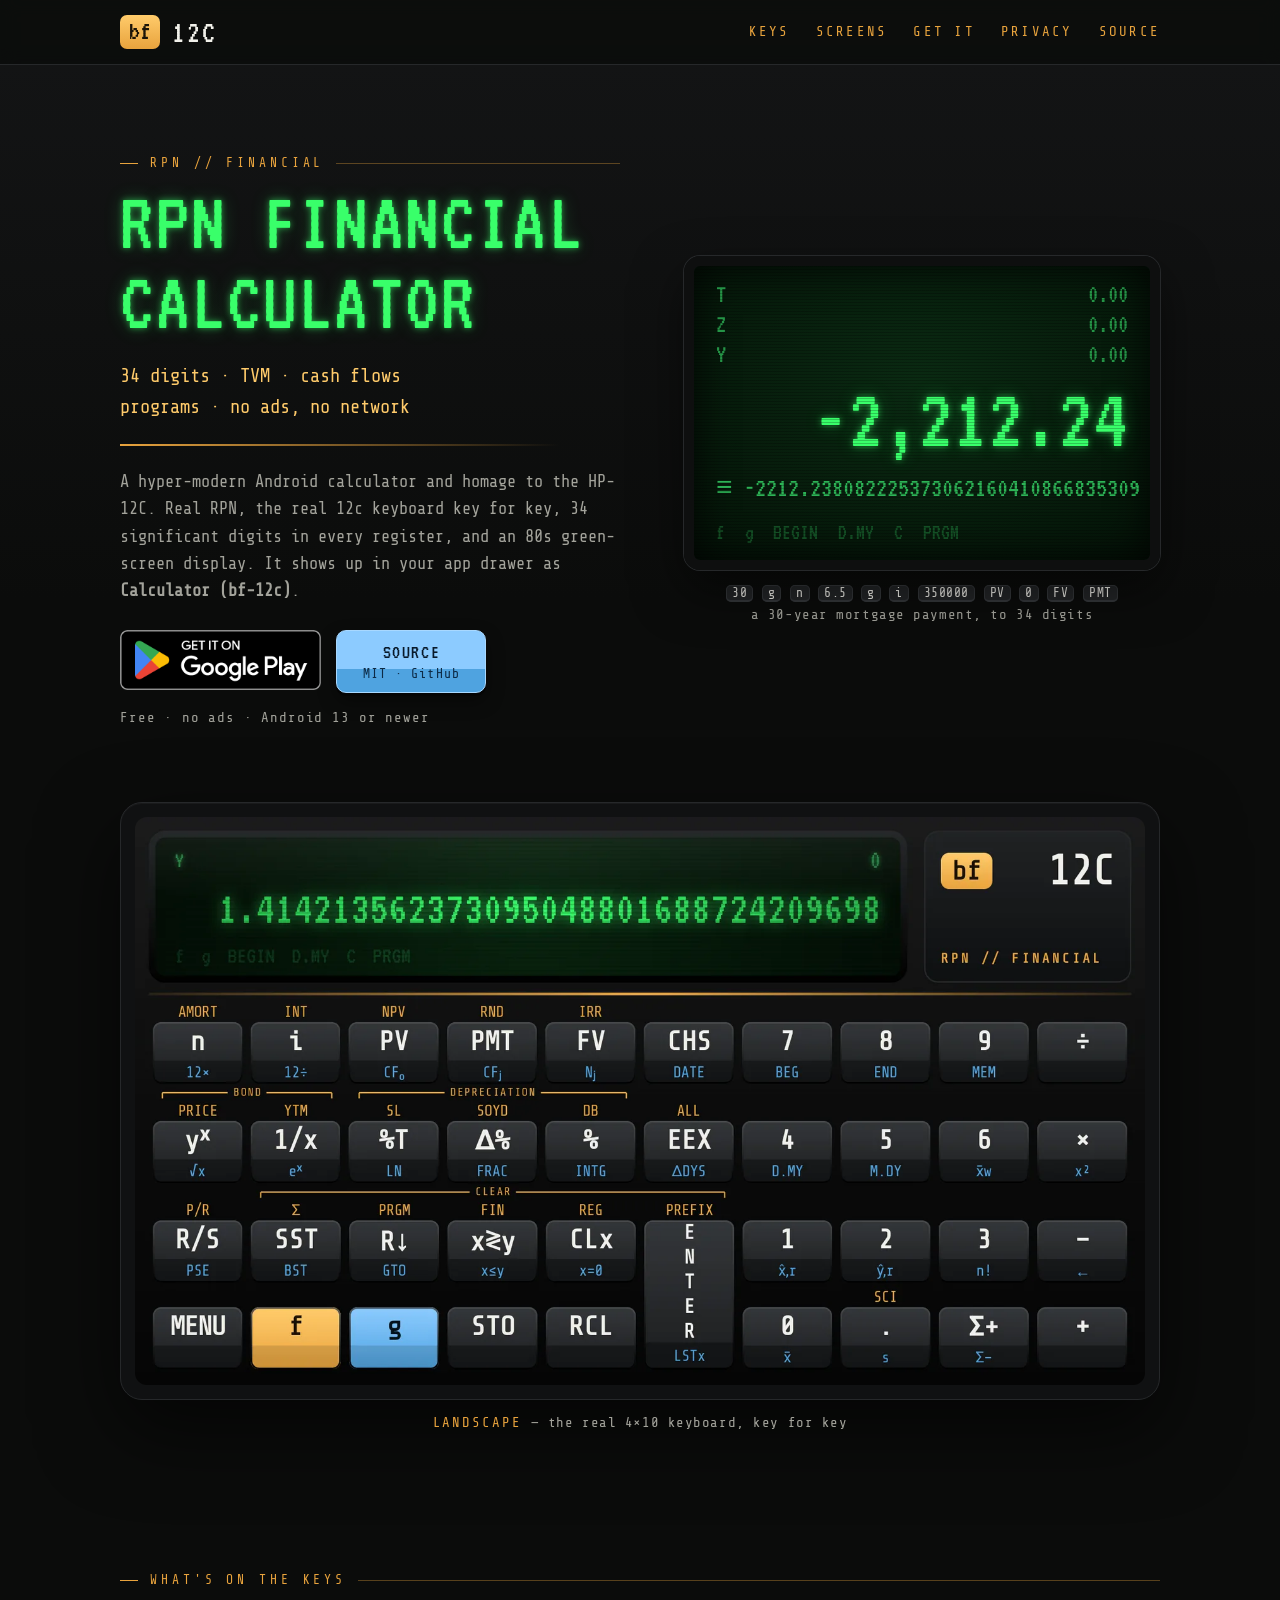
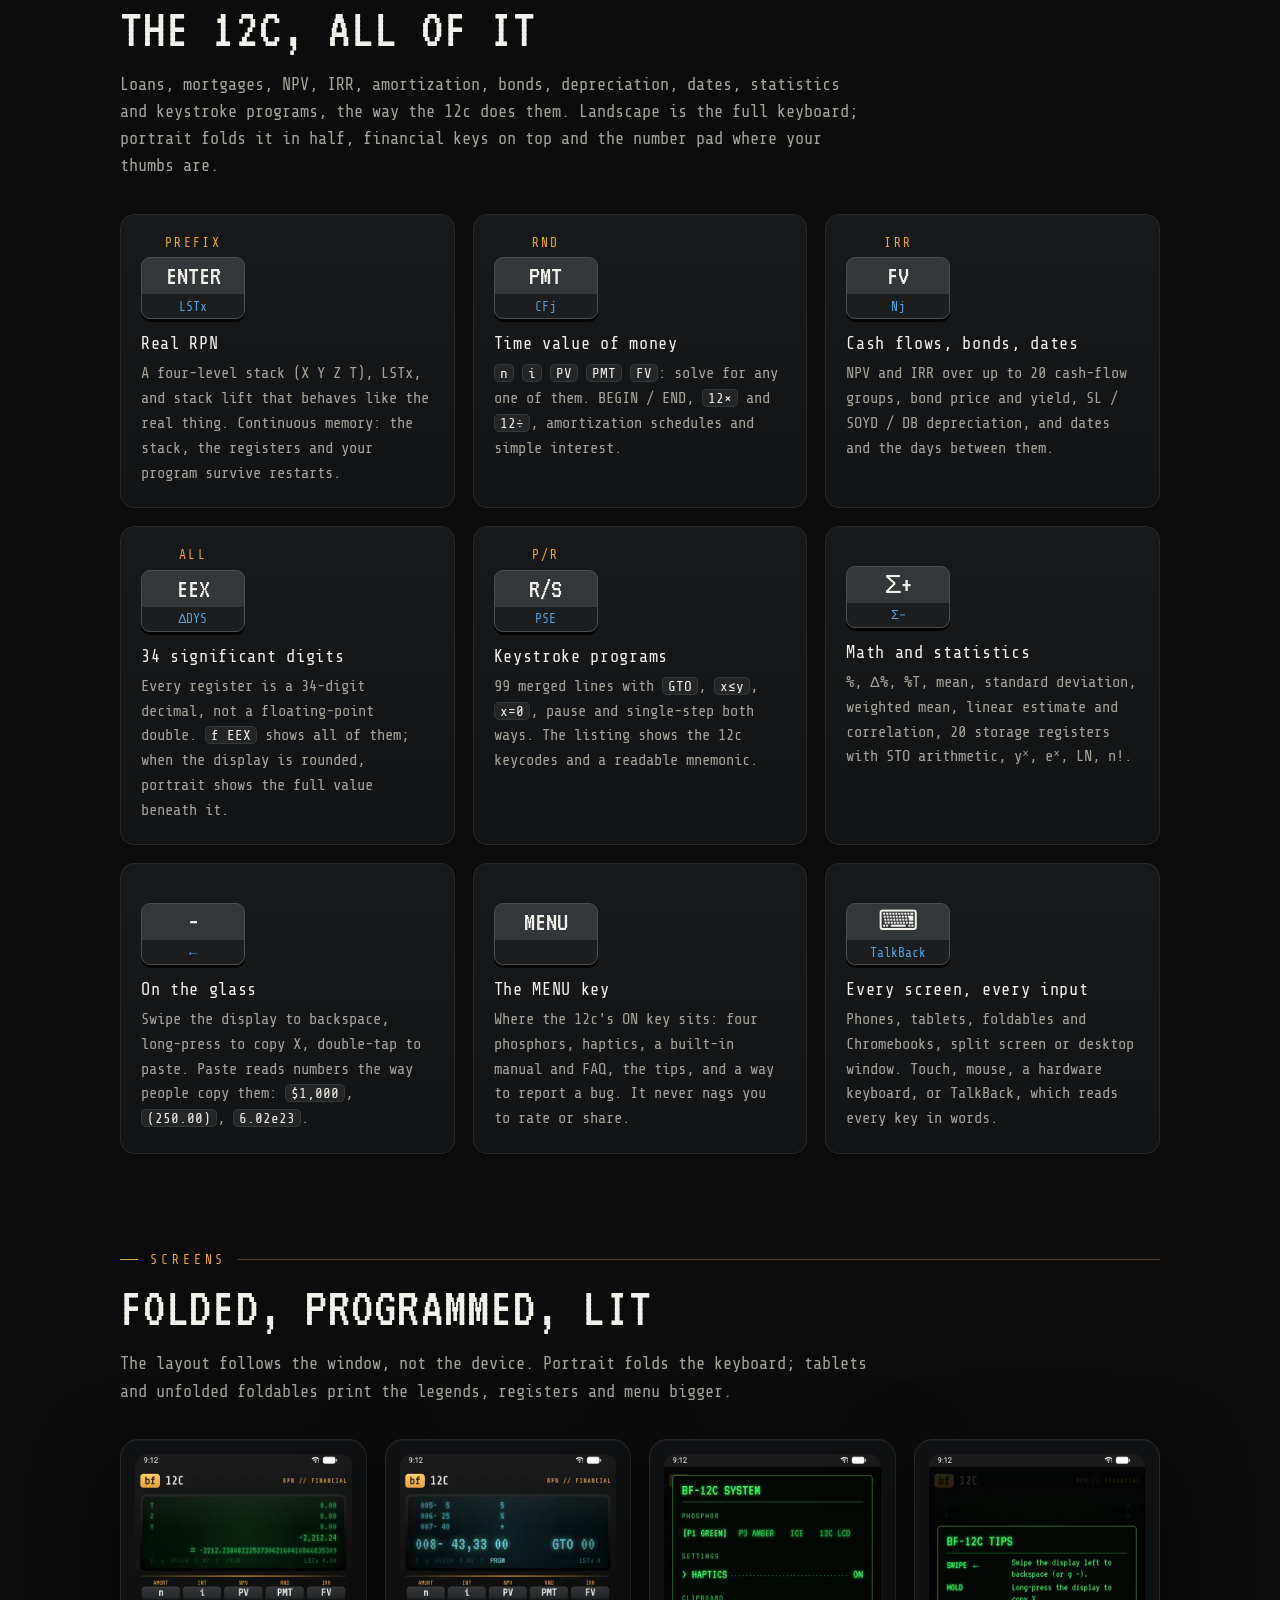
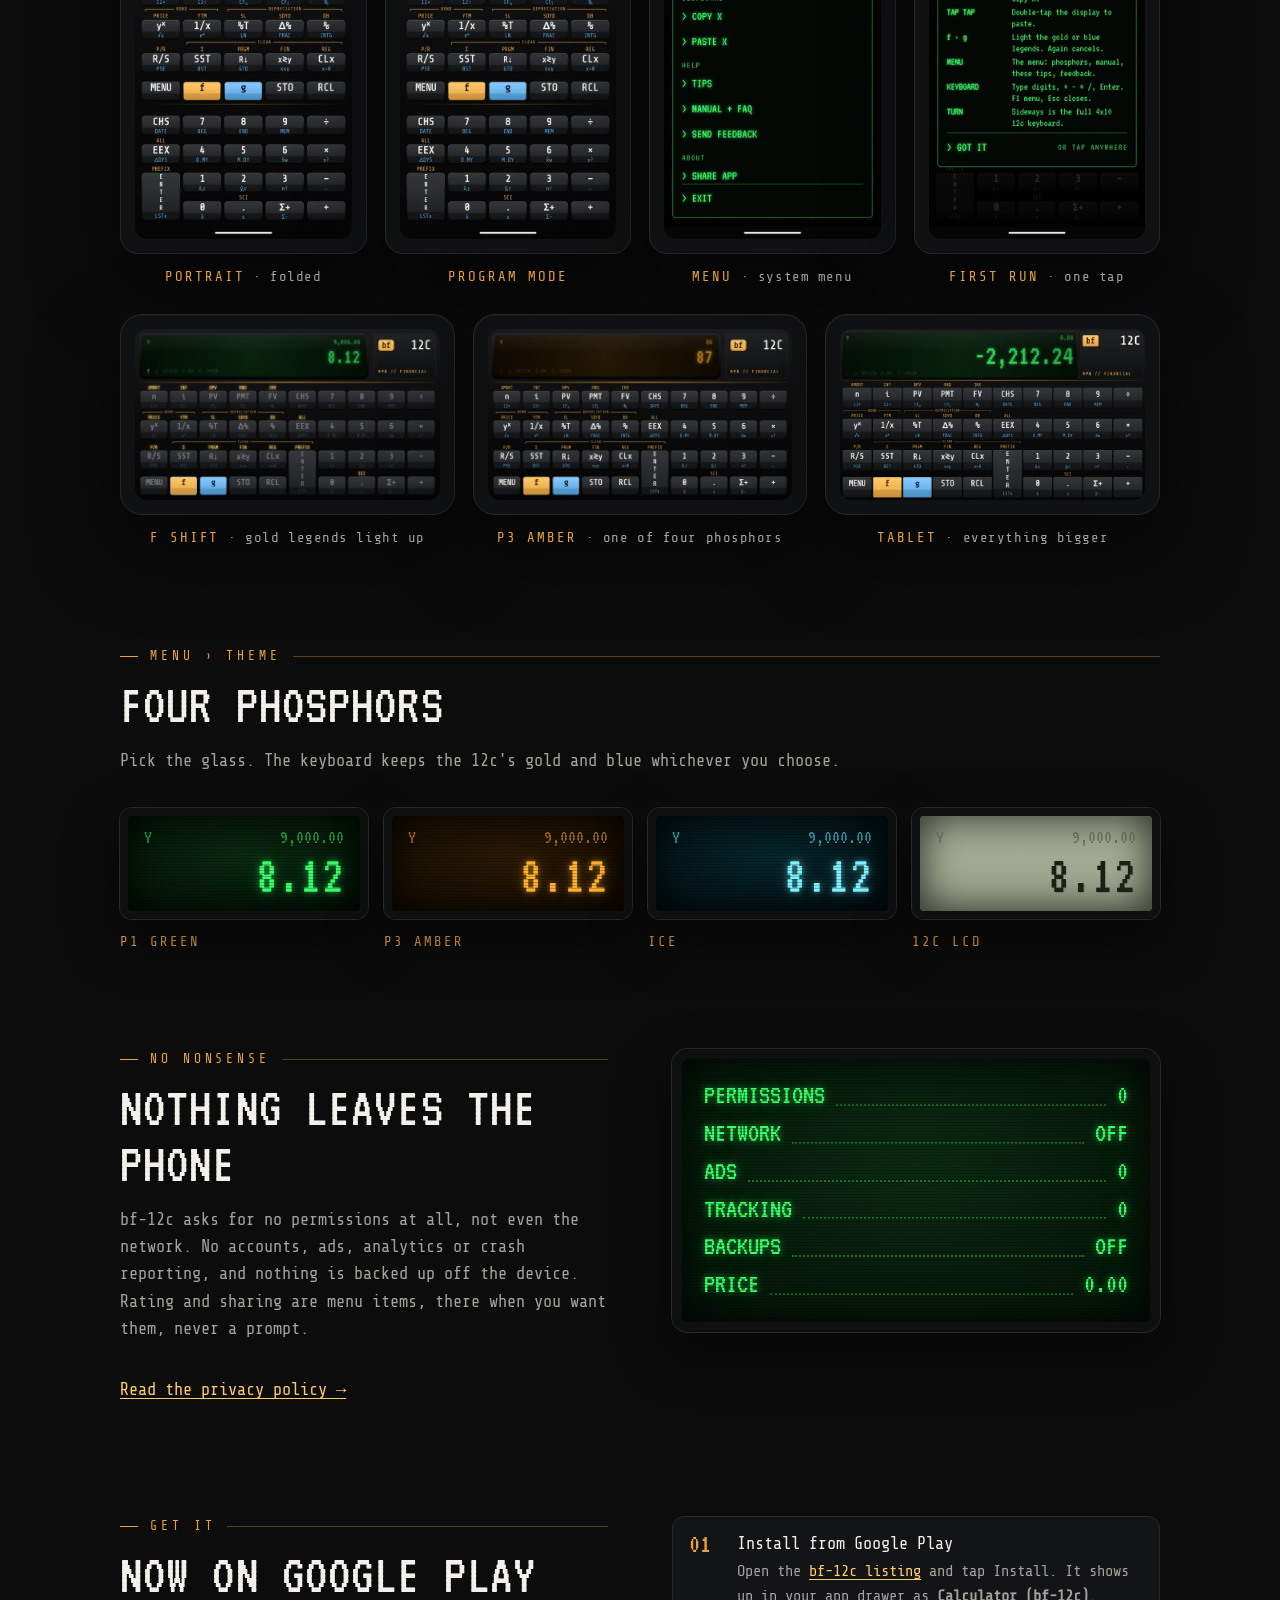
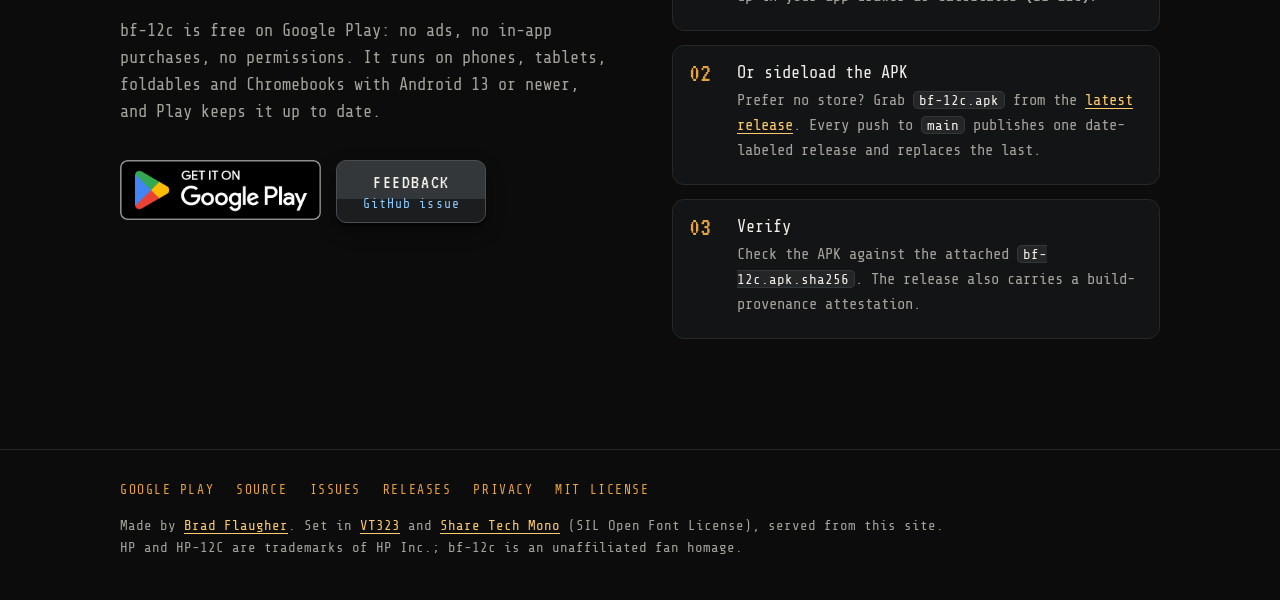
<file: site/index.html>
<!DOCTYPE html>
<html lang="en">
<head>
  <meta charset="utf-8">
  <meta name="viewport" content="width=device-width, initial-scale=1, viewport-fit=cover">
  <title>bf-12c — an RPN financial calculator for Android</title>
  <meta name="description" content="bf-12c is an RPN financial calculator for Android and a homage to the HP-12C: the real 12c keyboard, 34 significant digits and a green-screen display. Free, no ads, no network, no permissions.">
  <meta name="theme-color" content="#0b0c0b">
  <meta name="color-scheme" content="dark">
  <link rel="canonical" href="https://bradflaugher.github.io/bf-12c/">
  <meta property="og:type" content="website">
  <meta property="og:title" content="bf-12c — RPN financial calculator">
  <meta property="og:description" content="The real 12c keyboard, 34 significant digits and a green-screen display. No ads, no network, no permissions.">
  <meta property="og:url" content="https://bradflaugher.github.io/bf-12c/">
  <meta property="og:image" content="https://bradflaugher.github.io/bf-12c/img/og.png">
  <meta property="og:image:width" content="1024">
  <meta property="og:image:height" content="500">
  <meta name="twitter:card" content="summary_large_image">
  <link rel="icon" href="favicon.ico" sizes="any">
  <link rel="icon" type="image/png" sizes="192x192" href="img/icon-192.png">
  <link rel="apple-touch-icon" href="apple-touch-icon.png">
  <link rel="preload" href="fonts/vt323.woff2" as="font" type="font/woff2" crossorigin>
  <link rel="stylesheet" href="style.css?v=8e25b05ecf">
</head>
<body>
  <a class="skip" href="#main">Skip to content</a>

  <header class="top">
    <div class="wrap">
      <a class="brand" href="./" aria-label="bf-12c home"><span class="bf">bf</span><span class="model">12C</span></a>
      <nav aria-label="Site">
        <a class="opt" href="#keys">Keys</a>
        <a class="opt" href="#screens">Screens</a>
        <a href="#get">Get it</a>
        <a href="privacy/">Privacy</a>
        <a href="https://github.com/bradflaugher/bf-12c">Source</a>
      </nav>
    </div>
  </header>

  <main id="main">
    <div class="hero">
      <div class="wrap grid">
        <div>
          <p class="eyebrow">RPN // Financial</p>
          <h1 class="glow">RPN financial calculator</h1>
          <p class="sub">34 digits · TVM · cash flows<br>programs · no ads, no network</p>
          <hr class="rule">
          <p class="lede">A hyper-modern Android calculator and homage to the HP-12C. Real RPN, the real 12c keyboard key for key, 34 significant digits in every register, and an 80s green-screen display. It shows up in your app drawer as <strong>Calculator (bf-12c)</strong>.</p>
          <div class="keys">
            <a class="play" href="https://play.google.com/store/apps/details?id=com.bradflaugher.bf12c"><img src="img/google-play-badge.png" width="564" height="168" alt="Get it on Google Play"></a>
            <a class="key g" href="https://github.com/bradflaugher/bf-12c">SOURCE<small>MIT · GitHub</small></a>
          </div>
          <p class="fine">Free · no ads · Android 13 or newer</p>
        </div>

        <figure>
          <div class="crt" role="img" aria-label="The bf-12c display after a 30-year mortgage payment: X is minus 2,212.24, with all 34 digits shown beneath it">
            <div class="reg"><span>T</span><span>0.00</span></div>
            <div class="reg"><span>Z</span><span>0.00</span></div>
            <div class="reg"><span>Y</span><span>0.00</span></div>
            <div class="x glow">-2,212.24</div>
            <div class="full">≡ -2212.238082225373062160410866835309</div>
            <div class="ann" aria-hidden="true"><span>f</span><span>g</span><span>BEGIN</span><span>D.MY</span><span>C</span><span>PRGM</span></div>
          </div>
          <figcaption><kbd>30</kbd> <kbd>g</kbd> <kbd>n</kbd> <kbd>6.5</kbd> <kbd>g</kbd> <kbd>i</kbd> <kbd>350000</kbd> <kbd>PV</kbd> <kbd>0</kbd> <kbd>FV</kbd> <kbd>PMT</kbd><br>a 30-year mortgage payment, to 34 digits</figcaption>
        </figure>
      </div>

      <div class="wrap">
        <figure class="showcase" style="margin-top: clamp(40px, 6vw, 72px)">
          <div class="device"><img src="img/landscape.webp" width="1600" height="900" alt="bf-12c in landscape: the green-screen display showing the square root of 2 to 34 digits above the full 4 by 10 keyboard, gold f legends above the keys and blue g legends below"></div>
          <figcaption><b>Landscape</b> — the real 4×10 keyboard, key for key</figcaption>
        </figure>
      </div>
    </div>

    <section id="keys">
      <div class="wrap">
        <p class="eyebrow">What's on the keys</p>
        <h2>The 12c, all of it</h2>
        <p class="intro">Loans, mortgages, NPV, IRR, amortization, bonds, depreciation, dates, statistics and keystroke programs, the way the 12c does them. Landscape is the full keyboard; portrait folds it in half, financial keys on top and the number pad where your thumbs are.</p>

        <div class="features">
          <article class="feature">
            <div class="legend" aria-hidden="true">PREFIX</div>
            <div class="cap" aria-hidden="true"><span>ENTER</span><i>LSTx</i></div>
            <h3>Real RPN</h3>
            <p>A four-level stack (X Y Z T), LSTx, and stack lift that behaves like the real thing. Continuous memory: the stack, the registers and your program survive restarts.</p>
          </article>
          <article class="feature">
            <div class="legend" aria-hidden="true">RND</div>
            <div class="cap" aria-hidden="true"><span>PMT</span><i>CFj</i></div>
            <h3>Time value of money</h3>
            <p><code>n</code> <code>i</code> <code>PV</code> <code>PMT</code> <code>FV</code>: solve for any one of them. BEGIN / END, <code>12×</code> and <code>12÷</code>, amortization schedules and simple interest.</p>
          </article>
          <article class="feature">
            <div class="legend" aria-hidden="true">IRR</div>
            <div class="cap" aria-hidden="true"><span>FV</span><i>Nj</i></div>
            <h3>Cash flows, bonds, dates</h3>
            <p>NPV and IRR over up to 20 cash-flow groups, bond price and yield, SL / SOYD / DB depreciation, and dates and the days between them.</p>
          </article>
          <article class="feature">
            <div class="legend" aria-hidden="true">ALL</div>
            <div class="cap" aria-hidden="true"><span>EEX</span><i>ΔDYS</i></div>
            <h3>34 significant digits</h3>
            <p>Every register is a 34-digit decimal, not a floating-point double. <code>f EEX</code> shows all of them; when the display is rounded, portrait shows the full value beneath it.</p>
          </article>
          <article class="feature">
            <div class="legend" aria-hidden="true">P/R</div>
            <div class="cap" aria-hidden="true"><span>R/S</span><i>PSE</i></div>
            <h3>Keystroke programs</h3>
            <p>99 merged lines with <code>GTO</code>, <code>x≤y</code>, <code>x=0</code>, pause and single-step both ways. The listing shows the 12c keycodes and a readable mnemonic.</p>
          </article>
          <article class="feature">
            <div class="legend" aria-hidden="true"></div>
            <div class="cap" aria-hidden="true"><span>Σ+</span><i>Σ−</i></div>
            <h3>Math and statistics</h3>
            <p>%, Δ%, %T, mean, standard deviation, weighted mean, linear estimate and correlation, 20 storage registers with STO arithmetic, yˣ, eˣ, LN, n!.</p>
          </article>
          <article class="feature">
            <div class="legend" aria-hidden="true"></div>
            <div class="cap" aria-hidden="true"><span>−</span><i>←</i></div>
            <h3>On the glass</h3>
            <p>Swipe the display to backspace, long-press to copy X, double-tap to paste. Paste reads numbers the way people copy them: <code>$1,000</code>, <code>(250.00)</code>, <code>6.02e23</code>.</p>
          </article>
          <article class="feature">
            <div class="legend" aria-hidden="true"></div>
            <div class="cap" aria-hidden="true"><span>MENU</span><i></i></div>
            <h3>The MENU key</h3>
            <p>Where the 12c's ON key sits: four phosphors, haptics, a built-in manual and FAQ, the tips, and a way to report a bug. It never nags you to rate or share.</p>
          </article>
          <article class="feature">
            <div class="legend" aria-hidden="true"></div>
            <div class="cap" aria-hidden="true"><span>⌨</span><i>TalkBack</i></div>
            <h3>Every screen, every input</h3>
            <p>Phones, tablets, foldables and Chromebooks, split screen or desktop window. Touch, mouse, a hardware keyboard, or TalkBack, which reads every key in words.</p>
          </article>
        </div>
      </div>
    </section>

    <section id="screens">
      <div class="wrap">
        <p class="eyebrow">Screens</p>
        <h2>Folded, programmed, lit</h2>
        <p class="intro">The layout follows the window, not the device. Portrait folds the keyboard; tablets and unfolded foldables print the legends, registers and menu bigger.</p>
        <div class="tall">
          <figure><div class="device"><img src="img/portrait.webp" width="540" height="960" loading="lazy" alt="Portrait layout: the stack above, financial keys on top and the number pad at the bottom"></div><figcaption><b>Portrait</b> · folded</figcaption></figure>
          <figure><div class="device"><img src="img/program.webp" width="540" height="960" loading="lazy" alt="Program mode listing keycodes beside readable mnemonics"></div><figcaption><b>Program mode</b></figcaption></figure>
          <figure><div class="device"><img src="img/menu.webp" width="540" height="960" loading="lazy" alt="The green-screen system menu with phosphor themes, haptics, manual and links"></div><figcaption><b>MENU</b> · system menu</figcaption></figure>
          <figure><div class="device"><img src="img/tips.webp" width="540" height="960" loading="lazy" alt="First-run tips: one screen, dismissed with a tap"></div><figcaption><b>First run</b> · one tap</figcaption></figure>
        </div>
        <div class="wide">
          <figure><div class="device"><img src="img/f-shift.webp" width="1280" height="720" loading="lazy" alt="Landscape with the f shift active: gold legends light up"></div><figcaption><b>f shift</b> · gold legends light up</figcaption></figure>
          <figure><div class="device"><img src="img/amber.webp" width="1280" height="720" loading="lazy" alt="Landscape in the P3 amber phosphor"></div><figcaption><b>P3 amber</b> · one of four phosphors</figcaption></figure>
          <figure><div class="device"><img src="img/tablet.webp" width="1600" height="900" loading="lazy" alt="A 10-inch tablet in landscape with bigger legends, registers and menu"></div><figcaption><b>Tablet</b> · everything bigger</figcaption></figure>
        </div>
      </div>
    </section>

    <section id="phosphors">
      <div class="wrap">
        <p class="eyebrow">MENU › Theme</p>
        <h2>Four phosphors</h2>
        <p class="intro">Pick the glass. The keyboard keeps the 12c's gold and blue whichever you choose.</p>
        <div class="phosphors">
          <figure class="phosphor"><div class="crt" aria-hidden="true"><div class="reg"><span>Y</span><span>9,000.00</span></div><div class="x glow">8.12</div></div><figcaption><b>P1 green</b></figcaption></figure>
          <figure class="phosphor amber"><div class="crt" aria-hidden="true"><div class="reg"><span>Y</span><span>9,000.00</span></div><div class="x glow">8.12</div></div><figcaption><b>P3 amber</b></figcaption></figure>
          <figure class="phosphor ice"><div class="crt" aria-hidden="true"><div class="reg"><span>Y</span><span>9,000.00</span></div><div class="x glow">8.12</div></div><figcaption><b>Ice</b></figcaption></figure>
          <figure class="phosphor lcd"><div class="crt" aria-hidden="true"><div class="reg"><span>Y</span><span>9,000.00</span></div><div class="x glow">8.12</div></div><figcaption><b>12C LCD</b></figcaption></figure>
        </div>
      </div>
    </section>

    <section id="nonsense">
      <div class="wrap split">
        <div>
          <p class="eyebrow">No nonsense</p>
          <h2>Nothing leaves the phone</h2>
          <p class="intro">bf-12c asks for no permissions at all, not even the network. No accounts, ads, analytics or crash reporting, and nothing is backed up off the device. Rating and sharing are menu items, there when you want them, never a prompt.</p>
          <p><a href="privacy/">Read the privacy policy →</a></p>
        </div>
        <div class="crt readout glow" role="img" aria-label="Permissions: none. Network: none. Ads: none. Tracking: none. Backups: none. Price: free.">
          <ul aria-hidden="true">
            <li><span>PERMISSIONS</span><span class="ok">0</span></li>
            <li><span>NETWORK</span><span class="ok">OFF</span></li>
            <li><span>ADS</span><span class="ok">0</span></li>
            <li><span>TRACKING</span><span class="ok">0</span></li>
            <li><span>BACKUPS</span><span class="ok">OFF</span></li>
            <li><span>PRICE</span><span class="ok">0.00</span></li>
          </ul>
        </div>
      </div>
    </section>

    <section id="get">
      <div class="wrap split">
        <div>
          <p class="eyebrow">Get it</p>
          <h2>Now on Google Play</h2>
          <p class="intro">bf-12c is free on Google Play: no ads, no in-app purchases, no permissions. It runs on phones, tablets, foldables and Chromebooks with Android 13 or newer, and Play keeps it up to date.</p>
          <div class="keys">
            <a class="play" href="https://play.google.com/store/apps/details?id=com.bradflaugher.bf12c"><img src="img/google-play-badge.png" width="564" height="168" alt="Get it on Google Play"></a>
            <a class="key" href="https://github.com/bradflaugher/bf-12c/issues/new">FEEDBACK<small>GitHub issue</small></a>
          </div>
        </div>
        <ol class="steps">
          <li><h3>Install from Google Play</h3><p>Open the <a href="https://play.google.com/store/apps/details?id=com.bradflaugher.bf12c">bf-12c listing</a> and tap Install. It shows up in your app drawer as <strong>Calculator (bf-12c)</strong>.</p></li>
          <li><h3>Or sideload the APK</h3><p>Prefer no store? Grab <code>bf-12c.apk</code> from the <a href="https://github.com/bradflaugher/bf-12c/releases/latest">latest release</a>. Every push to <code>main</code> publishes one date-labeled release and replaces the last.</p></li>
          <li><h3>Verify</h3><p>Check the APK against the attached <code>bf-12c.apk.sha256</code>. The release also carries a build-provenance attestation.</p></li>
        </ol>
      </div>
    </section>
  </main>

  <footer class="foot">
    <div class="wrap">
      <nav aria-label="Footer">
        <a href="https://play.google.com/store/apps/details?id=com.bradflaugher.bf12c">Google Play</a>
        <a href="https://github.com/bradflaugher/bf-12c">Source</a>
        <a href="https://github.com/bradflaugher/bf-12c/issues">Issues</a>
        <a href="https://github.com/bradflaugher/bf-12c/releases/latest">Releases</a>
        <a href="privacy/">Privacy</a>
        <a href="https://github.com/bradflaugher/bf-12c/blob/main/LICENSE">MIT license</a>
      </nav>
      <p>Made by <a href="https://bradflaugher.com">Brad Flaugher</a>. Set in <a href="https://fonts.google.com/specimen/VT323">VT323</a> and <a href="https://fonts.google.com/specimen/Share+Tech+Mono">Share Tech Mono</a> (SIL Open Font License), served from this site. HP and HP-12C are trademarks of HP Inc.; bf-12c is an unaffiliated fan homage.</p>
    </div>
  </footer>
</body>
</html>
</file>
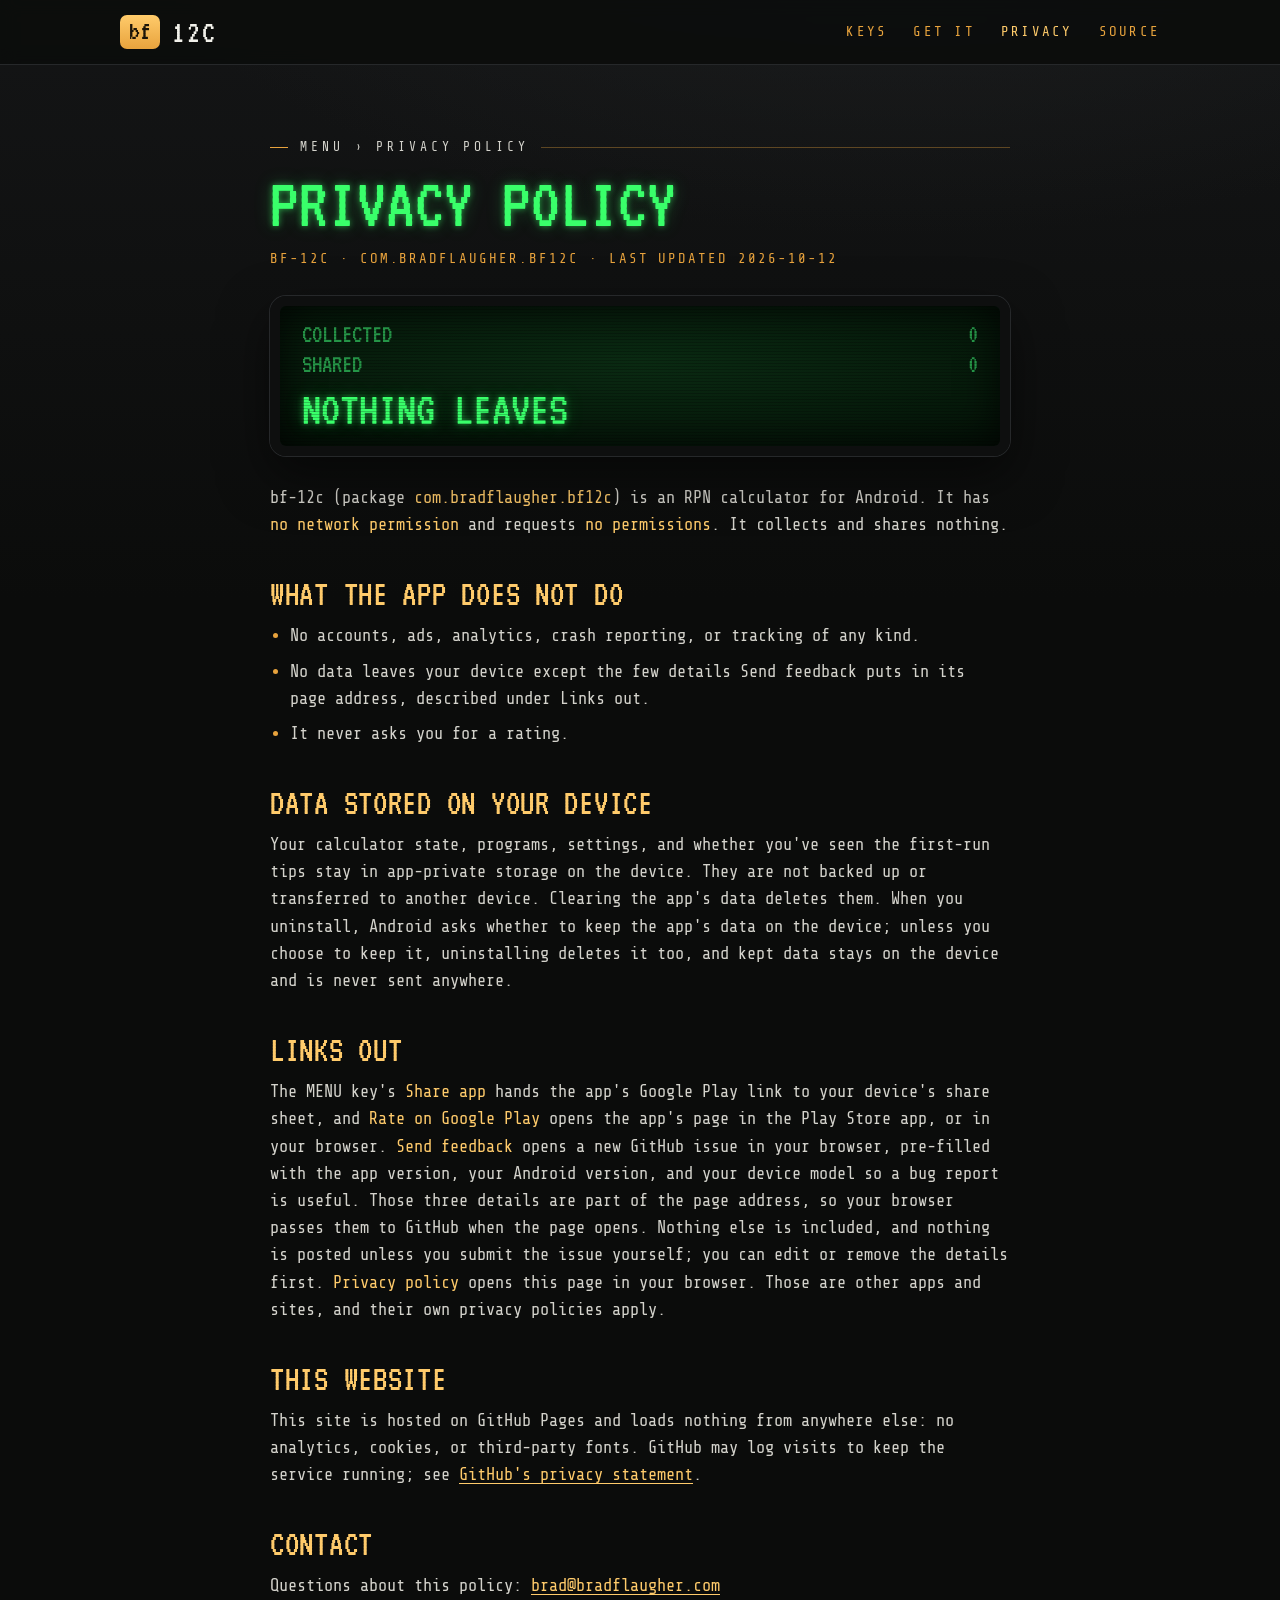
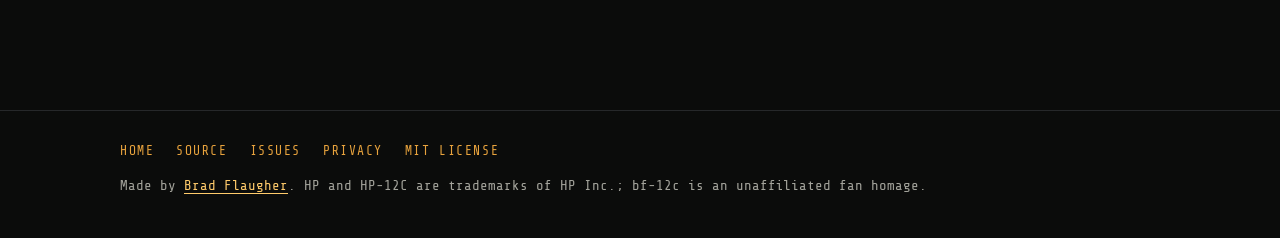
<file: site/privacy/index.html>
<!DOCTYPE html>
<html lang="en">
<head>
  <meta charset="utf-8">
  <meta name="viewport" content="width=device-width, initial-scale=1, viewport-fit=cover">
  <title>Privacy policy — bf-12c</title>
  <meta name="description" content="Privacy policy for bf-12c (com.bradflaugher.bf12c): no permissions, no network, nothing collected or shared.">
  <meta name="theme-color" content="#0b0c0b">
  <meta name="color-scheme" content="dark">
  <link rel="canonical" href="https://bradflaugher.github.io/bf-12c/privacy/">
  <link rel="icon" href="../favicon.ico" sizes="any">
  <link rel="icon" type="image/png" sizes="192x192" href="../img/icon-192.png">
  <link rel="apple-touch-icon" href="../apple-touch-icon.png">
  <link rel="stylesheet" href="../style.css?v=8e25b05ecf">
</head>
<body>
  <a class="skip" href="#main">Skip to content</a>

  <header class="top">
    <div class="wrap">
      <a class="brand" href="../" aria-label="bf-12c home"><span class="bf">bf</span><span class="model">12C</span></a>
      <nav aria-label="Site">
        <a class="opt" href="../#keys">Keys</a>
        <a href="../#get">Get it</a>
        <a href="../privacy/" aria-current="page">Privacy</a>
        <a href="https://github.com/bradflaugher/bf-12c">Source</a>
      </nav>
    </div>
  </header>

  <main id="main" class="page">
    <div class="wrap">
      <p class="eyebrow">MENU › Privacy policy</p>
      <h1 class="glow">Privacy policy</h1>
      <p class="meta">bf-12c · com.bradflaugher.bf12c · last updated 2026-10-12</p>

      <div class="crt summary" role="img" aria-label="Collected: nothing. Shared: nothing.">
        <div class="reg" aria-hidden="true"><span>COLLECTED</span><span>0</span></div>
        <div class="reg" aria-hidden="true"><span>SHARED</span><span>0</span></div>
        <div class="x glow" aria-hidden="true">NOTHING LEAVES</div>
      </div>

      <p>bf-12c (package <strong>com.bradflaugher.bf12c</strong>) is an RPN calculator for Android. It has <strong>no network permission</strong> and requests <strong>no permissions</strong>. It collects and shares nothing.</p>

      <h2>What the app does not do</h2>
      <ul>
        <li>No accounts, ads, analytics, crash reporting, or tracking of any kind.</li>
        <li>No data leaves your device except the few details Send feedback puts in its page address, described under Links out.</li>
        <li>It never asks you for a rating.</li>
      </ul>

      <h2>Data stored on your device</h2>
      <p>Your calculator state, programs, settings, and whether you've seen the first-run tips stay in app-private storage on the device. They are not backed up or transferred to another device. Clearing the app's data deletes them. When you uninstall, Android asks whether to keep the app's data on the device; unless you choose to keep it, uninstalling deletes it too, and kept data stays on the device and is never sent anywhere.</p>

      <h2>Links out</h2>
      <p>The MENU key's <strong>Share app</strong> hands the app's Google Play link to your device's share sheet, and <strong>Rate on Google Play</strong> opens the app's page in the Play Store app, or in your browser. <strong>Send feedback</strong> opens a new GitHub issue in your browser, pre-filled with the app version, your Android version, and your device model so a bug report is useful. Those three details are part of the page address, so your browser passes them to GitHub when the page opens. Nothing else is included, and nothing is posted unless you submit the issue yourself; you can edit or remove the details first. <strong>Privacy policy</strong> opens this page in your browser. Those are other apps and sites, and their own privacy policies apply.</p>

      <h2>This website</h2>
      <p>This site is hosted on GitHub Pages and loads nothing from anywhere else: no analytics, cookies, or third-party fonts. GitHub may log visits to keep the service running; see <a href="https://docs.github.com/en/site-policy/privacy-policies/github-general-privacy-statement">GitHub's privacy statement</a>.</p>

      <h2>Contact</h2>
      <p>Questions about this policy: <a href="mailto:brad@bradflaugher.com">brad@bradflaugher.com</a></p>
    </div>
  </main>

  <footer class="foot">
    <div class="wrap">
      <nav aria-label="Footer">
        <a href="../">Home</a>
        <a href="https://github.com/bradflaugher/bf-12c">Source</a>
        <a href="https://github.com/bradflaugher/bf-12c/issues">Issues</a>
        <a href="../privacy/">Privacy</a>
        <a href="https://github.com/bradflaugher/bf-12c/blob/main/LICENSE">MIT license</a>
      </nav>
      <p>Made by <a href="https://bradflaugher.com">Brad Flaugher</a>. HP and HP-12C are trademarks of HP Inc.; bf-12c is an unaffiliated fan homage.</p>
    </div>
  </footer>
</body>
</html>
</file>
<file: site/style.css>
/* bf-12c site. The app's own palette (app/src/main/java/.../ui/Theme.kt) and
   fonts (VT323 for the CRT, Share Tech Mono for everything else), self-hosted:
   the site makes no third-party requests, like the app. */

@font-face {
  font-family: "VT323";
  src: url("fonts/vt323.woff2") format("woff2");
  font-display: swap;
}
@font-face {
  font-family: "Share Tech Mono";
  src: url("fonts/share_tech_mono.woff2") format("woff2");
  font-display: swap;
}

:root {
  color-scheme: dark;
  --bezel: #0b0c0b;
  --bezel-edge: #26282a;
  --face: #151617;
  --gold: #e8a33d;
  --gold-hi: #ffcb6b;
  --blue: #4fa3e0;
  --blue-hi: #8ccbff;
  --key-top: #34373a;
  --key-bottom: #1b1d1f;
  --key-edge: #4a4e52;
  --label: #f1f0ea;
  --muted: #a3a39b;
  --ink: #39ff6a;
  --dim: #2db356;
  --glass: #030d05;
  --crt: "VT323", ui-monospace, monospace;
  --mono: "Share Tech Mono", ui-monospace, "Cascadia Mono", Menlo, Consolas, monospace;
  --wrap: 1120px;
  --gutter: clamp(16px, 4vw, 40px);
}

* { box-sizing: border-box; }
html { -webkit-text-size-adjust: 100%; scroll-behavior: smooth; }
@media (prefers-reduced-motion: reduce) { html { scroll-behavior: auto; } }

body {
  margin: 0;
  min-height: 100vh;
  background:
    radial-gradient(1200px 600px at 70% -10%, #1e2021 0%, transparent 70%),
    linear-gradient(#141516, var(--bezel) 600px);
  background-color: var(--bezel);
  color: var(--label);
  font: 17px/1.6 var(--mono);
  overflow-x: hidden;
}

a { color: var(--gold-hi); text-underline-offset: 3px; }
a:hover { color: var(--label); }
:focus-visible { outline: 2px solid var(--blue-hi); outline-offset: 3px; border-radius: 4px; }
img { max-width: 100%; height: auto; display: block; }
p { margin: 0 0 1em; }

.skip {
  position: absolute; left: -9999px; top: 8px; z-index: 10;
  background: var(--gold); color: var(--bezel); padding: 8px 14px; border-radius: 6px;
}
.skip:focus { left: 8px; }

.wrap { max-width: var(--wrap); margin: 0 auto; padding: 0 var(--gutter); }

/* ── Header: the brand plate from the app's top-right corner ───────────── */

.top {
  border-bottom: 1px solid var(--bezel-edge);
  background: rgb(11 12 11 / 0.85);
  position: sticky; top: 0; z-index: 5;
  backdrop-filter: blur(8px);
}
.top .wrap { display: flex; align-items: center; justify-content: space-between; gap: 16px; min-height: 64px; }
.brand { display: inline-flex; align-items: center; gap: 12px; text-decoration: none; color: var(--label); }
.brand .bf {
  font: 28px/1 var(--crt);
  background: linear-gradient(var(--gold-hi), var(--gold));
  color: #1b1408; padding: 2px 9px 4px; border-radius: 7px;
}
.brand .model { font: 32px/1 var(--crt); letter-spacing: 0.06em; }
.top nav { display: flex; gap: clamp(12px, 2.4vw, 26px); flex-wrap: wrap; justify-content: flex-end; }
.top nav a {
  color: var(--gold); text-decoration: none; font-size: 14px;
  letter-spacing: 0.16em; text-transform: uppercase;
}
.top nav a:hover, .top nav a[aria-current] { color: var(--gold-hi); }
@media (max-width: 640px) { .top nav .opt { display: none; } }

/* ── The CRT ────────────────────────────────────────────────────────────── */

.crt {
  position: relative;
  background:
    radial-gradient(120% 140% at 50% 40%, #0a2a12 0%, var(--glass) 75%);
  border: 10px solid #0e0f0f;
  box-shadow: 0 0 0 1px var(--bezel-edge), inset 0 0 40px rgb(0 0 0 / 0.8), 0 20px 50px rgb(0 0 0 / 0.5);
  border-radius: 16px;
  color: var(--ink);
  font-family: var(--crt);
  padding: 14px 22px 10px;
  overflow: hidden;
}
.crt::after { /* scanlines */
  content: ""; position: absolute; inset: 0; pointer-events: none;
  background: repeating-linear-gradient(to bottom, rgb(0 0 0 / 0.22) 0 1px, transparent 1px 3px);
}
.glow { text-shadow: 0 0 6px rgb(57 255 106 / 0.55), 0 0 18px rgb(57 255 106 / 0.25); }
.crt .reg { display: flex; justify-content: space-between; color: var(--dim); font-size: 26px; line-height: 1.15; opacity: 0.8; }
.crt .x { text-align: right; font-size: clamp(44px, 9vw, 88px); line-height: 1; margin: 6px 0 2px; }
.crt .full { text-align: right; font-size: clamp(13px, 2.9vw, 28px); color: var(--dim); white-space: nowrap; }
.crt .ann { display: flex; gap: 0.9em; font-size: 22px; color: var(--dim); opacity: 0.35; margin-top: 4px; }
.crt .ann .on { opacity: 1; color: var(--ink); }

/* ── Hero ──────────────────────────────────────────────────────────────── */

.hero { padding: clamp(36px, 7vw, 88px) 0 40px; }
.hero .grid { display: grid; grid-template-columns: 1.05fr 1fr; gap: clamp(28px, 5vw, 64px); align-items: center; }
@media (max-width: 860px) { .hero .grid { grid-template-columns: 1fr; } }
.hero h1 {
  font: clamp(48px, 8vw, 84px)/0.95 var(--crt);
  color: var(--ink); margin: 0 0 18px; letter-spacing: 0.02em; text-transform: uppercase;
}
.hero .sub { color: var(--gold-hi); font-size: clamp(16px, 2vw, 19px); margin-bottom: 8px; }
.hero .lede { color: var(--muted); max-width: 36em; }
.rule { height: 2px; border: 0; margin: 22px 0; background: linear-gradient(90deg, var(--gold), transparent); max-width: 440px; }

/* Buttons are keys: gold f, blue g, plain black. */
.keys { display: flex; flex-wrap: wrap; gap: 12px; margin-top: 26px; }
.key {
  display: inline-flex; flex-direction: column; align-items: center; justify-content: center;
  min-width: 150px; min-height: 52px; padding: 8px 20px;
  border-radius: 10px; border: 1px solid var(--key-edge);
  background: linear-gradient(var(--key-top) 0 62%, var(--key-bottom) 62%);
  color: var(--label); text-decoration: none; font: 20px/1.1 var(--crt); letter-spacing: 0.08em;
  box-shadow: 0 3px 0 #050505, 0 8px 18px rgb(0 0 0 / 0.4);
  transition: transform 0.06s, box-shadow 0.06s;
}
.key small { font: 13px/1.2 var(--mono); letter-spacing: 0.08em; color: var(--blue-hi); margin-top: 3px; }
.key:hover { color: var(--label); filter: brightness(1.12); }
.key:active { transform: translateY(2px); box-shadow: 0 1px 0 #050505, 0 3px 8px rgb(0 0 0 / 0.4); }
.key.f { background: linear-gradient(var(--gold-hi) 0 62%, var(--gold) 62%); color: #1b1408; border-color: #f7c46e; }
.key.f small { color: #4a3510; }
.key.g { background: linear-gradient(var(--blue-hi) 0 62%, var(--blue) 62%); color: #08192a; border-color: #a8d8ff; }
.key.g small { color: #0d2a45; }

/* The official Google Play badge, untouched. Google's guidelines forbid
   recoloring it and keep a clear space of a quarter of its height (15px)
   around it, so it gets no shadow and its margins plus the 12px .keys gap
   hold neighbors at 15px. */
.play { display: inline-flex; margin: 0 3px 3px 0; transition: transform 0.06s; }
.play img { display: block; width: auto; height: 60px; }
.play:hover { transform: translateY(-1px); }
.play:active { transform: translateY(1px); }
.play:focus-visible { outline: 2px solid var(--ink); outline-offset: 3px; }
.fine { color: var(--muted); font-size: 14px; letter-spacing: 0.06em; margin: 14px 0 0; }

/* ── Device frame ──────────────────────────────────────────────────────── */

.device {
  background: #101112; border: 1px solid var(--bezel-edge); border-radius: 22px;
  padding: clamp(8px, 1.2vw, 14px);
  box-shadow: 0 30px 80px rgb(0 0 0 / 0.6), inset 0 1px 0 rgb(255 255 255 / 0.04);
}
.device img { border-radius: 12px; }
.showcase { margin: 8px 0 0; }
.showcase figcaption, figure figcaption {
  font-size: 14px; color: var(--muted); text-align: center; margin-top: 12px; letter-spacing: 0.04em;
}
figcaption b { color: var(--gold); font-weight: normal; text-transform: uppercase; letter-spacing: 0.14em; }

/* ── Sections ──────────────────────────────────────────────────────────── */

section { padding: clamp(48px, 8vw, 96px) 0 0; scroll-margin-top: 40px; }
.eyebrow {
  display: flex; align-items: center; gap: 12px;
  color: var(--gold); font-size: 13px; letter-spacing: 0.3em; text-transform: uppercase; margin: 0 0 10px;
}
.eyebrow::before, .eyebrow::after { content: ""; height: 1px; flex: 0 0 18px; background: var(--gold); }
.eyebrow::after { flex: 1; opacity: 0.35; }
h2 {
  font: clamp(36px, 5.5vw, 56px)/1 var(--crt); color: var(--label);
  margin: 0 0 14px; letter-spacing: 0.02em; text-transform: uppercase;
}
.intro { color: var(--muted); max-width: 44em; margin-bottom: 34px; }

/* Feature cards are 12c keys: gold f legend above, blue g legend on the key. */
.features { display: grid; grid-template-columns: repeat(auto-fill, minmax(min(100%, 300px), 1fr)); gap: 18px; }
.feature {
  background: linear-gradient(180deg, #18191a, #121314);
  border: 1px solid var(--bezel-edge); border-radius: 14px; padding: 18px 20px 6px;
}
.feature .legend { min-height: 1.3em; color: var(--gold); font-size: 13px; letter-spacing: 0.18em; text-transform: uppercase; text-align: center; width: 104px; margin-bottom: 4px; }
.feature .cap {
  width: 104px; height: 62px; border-radius: 9px; border: 1px solid var(--key-edge);
  background: linear-gradient(var(--key-top) 0 60%, var(--key-bottom) 60%);
  display: grid; grid-template-rows: 60% 40%; place-items: center; margin-bottom: 14px;
  box-shadow: 0 3px 0 #050505;
}
.feature .cap span { font: 28px/1 var(--crt); color: var(--label); }
.feature .cap i { font: 13px/1 var(--mono); font-style: normal; color: var(--blue); }
.feature h3 { font: 17px/1.3 var(--mono); color: var(--label); margin: 0 0 6px; letter-spacing: 0.04em; }
.feature p { color: var(--muted); font-size: 15.5px; }
code, kbd {
  font-family: var(--mono); font-size: 0.92em; color: var(--label);
  background: #232527; border: 1px solid #34373a; border-radius: 5px; padding: 0 5px;
}
kbd { border-bottom-width: 2px; }

/* ── Screens ───────────────────────────────────────────────────────────── */

.tall { display: grid; grid-template-columns: repeat(4, 1fr); gap: 18px; }
.wide { display: grid; grid-template-columns: repeat(3, 1fr); gap: 18px; margin-top: 26px; }
@media (max-width: 900px) {
  .tall { grid-template-columns: repeat(2, 1fr); }
  .wide { grid-template-columns: 1fr; }
}
figure { margin: 0; min-width: 0; }
.tall .device { border-radius: 18px; }

/* ── Phosphors ─────────────────────────────────────────────────────────── */

.phosphors { display: grid; grid-template-columns: repeat(4, 1fr); gap: 16px; }
@media (max-width: 760px) { .phosphors { grid-template-columns: repeat(2, 1fr); } }
.phosphor .crt { border-width: 8px; padding: 10px 16px 8px; border-radius: 12px; }
.phosphor .x { font-size: clamp(38px, 5vw, 54px); margin: 0; }
.phosphor .reg { font-size: 20px; }
.phosphor figcaption { text-align: left; }
.amber .crt { --ink: #ffb02e; --dim: #c08020; background: radial-gradient(120% 140% at 50% 40%, #2a1a05 0%, #100900 75%); }
.amber .glow { text-shadow: 0 0 6px rgb(255 176 46 / 0.55), 0 0 18px rgb(255 176 46 / 0.25); }
.ice .crt { --ink: #7df3ff; --dim: #45b5c5; background: radial-gradient(120% 140% at 50% 40%, #06262c 0%, #020b0e 75%); }
.ice .glow { text-shadow: 0 0 6px rgb(125 243 255 / 0.55), 0 0 18px rgb(125 243 255 / 0.25); }
.lcd .crt { --ink: #1b2016; --dim: #59624c; background: linear-gradient(#a7b096, #9da68d); }
.lcd .crt::after { display: none; }
.lcd .glow { text-shadow: 1px 1px 0 rgb(0 0 0 / 0.12); }
.phosphor .crt .x, .phosphor .crt .reg { color: var(--ink); }
.phosphor .crt .reg { color: var(--dim); }

/* ── Readout: the no-nonsense list ─────────────────────────────────────── */

.split { display: grid; grid-template-columns: 1fr 1fr; gap: clamp(28px, 5vw, 64px); align-items: start; }
@media (max-width: 860px) { .split { grid-template-columns: 1fr; } }
.readout { font-size: clamp(22px, 3.2vw, 28px); line-height: 1.35; padding: 18px 22px; }
.readout ul { list-style: none; margin: 0; padding: 0; }
.readout li { display: flex; gap: 0.4em; }
.readout li::after { content: ""; order: 1; flex: 1; border-bottom: 2px dotted rgb(57 255 106 / 0.35); margin-bottom: 0.32em; }
.readout li span:last-child { order: 2; }
.readout .ok { color: var(--ink); }

/* ── Install ───────────────────────────────────────────────────────────── */

.steps { counter-reset: step; list-style: none; padding: 0; margin: 0; display: grid; gap: 14px; }
.steps li {
  counter-increment: step; position: relative; padding: 16px 18px 6px 64px;
  background: #131415; border: 1px solid var(--bezel-edge); border-radius: 12px;
}
.steps li::before {
  content: counter(step, decimal-leading-zero);
  position: absolute; left: 16px; top: 13px; font: 28px/1 var(--crt); color: var(--gold);
}
.steps h3 { margin: 0 0 4px; font: 17px/1.3 var(--mono); }
.steps p { color: var(--muted); font-size: 15.5px; }

/* ── Footer ────────────────────────────────────────────────────────────── */

.foot {
  margin-top: clamp(56px, 9vw, 110px); border-top: 1px solid var(--bezel-edge);
  padding: 30px 0 40px; color: var(--muted); font-size: 14px;
}
.foot .wrap { display: grid; gap: 14px; }
.foot nav { display: flex; flex-wrap: wrap; gap: 8px 22px; }
.foot nav a { color: var(--gold); text-decoration: none; letter-spacing: 0.12em; text-transform: uppercase; font-size: 13px; }
.foot nav a:hover { color: var(--gold-hi); }
.foot p { margin: 0; max-width: 60em; }

/* ── Prose pages (privacy) ─────────────────────────────────────────────── */

.page { padding: clamp(36px, 6vw, 72px) 0 0; }
.page .wrap { max-width: 820px; }
.page h1 { font: clamp(44px, 7vw, 72px)/1 var(--crt); color: var(--ink); margin: 0 0 8px; text-transform: uppercase; }
.page .meta { color: var(--gold); font-size: 14px; letter-spacing: 0.14em; text-transform: uppercase; margin-bottom: 26px; }
.page h2 { font-size: clamp(28px, 4vw, 36px); color: var(--gold-hi); margin: 38px 0 10px; }
.page p, .page li { color: #d4d3cc; }
.page ul { padding-left: 1.2em; margin: 0 0 1em; }
.page li { margin-bottom: 8px; }
.page li::marker { color: var(--gold); }
.page strong { color: var(--gold-hi); font-weight: normal; }
.summary { margin: 4px 0 28px; }
.summary .x { font-size: clamp(30px, 6vw, 48px); text-align: left; }

.center { text-align: center; }
</file>
